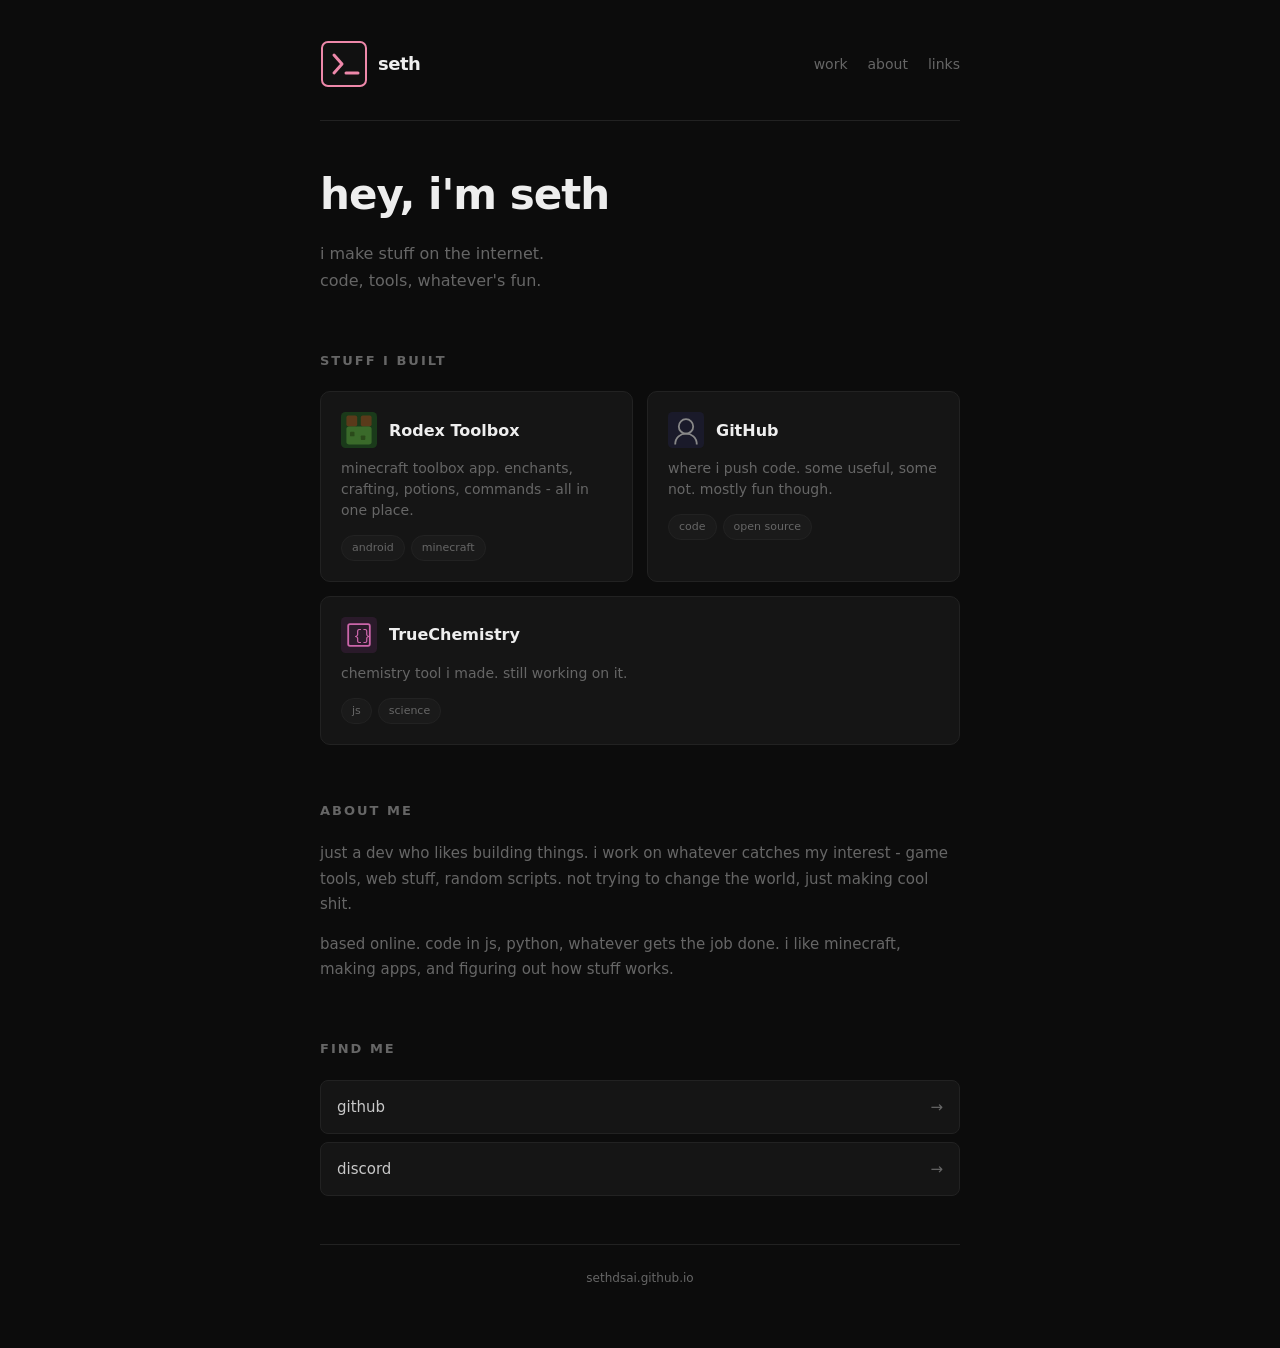
<file: index.html>
<!DOCTYPE html>
<html lang="en">
<head>
<meta charset="UTF-8">
<meta name="viewport" content="width=device-width, initial-scale=1.0">
<title>Seth</title>
<link rel="icon" href="data:image/svg+xml,<svg xmlns='http://www.w3.org/2000/svg' viewBox='0 0 32 32'><rect width='32' height='32' rx='4' fill='%23111'/><text x='5' y='24' font-family='monospace' font-size='22' fill='%23e8a'>&gt;_</text></svg>">
<link rel="stylesheet" href="s.css">
</head>
<body>

<div class="wrap">
<header>
<div class="logo">
<svg viewBox="0 0 48 48" width="48" height="48" fill="none">
<rect x="2" y="2" width="44" height="44" rx="6" fill="#111" stroke="#e8a" stroke-width="2"/>
<path d="M14 15l8 9-8 9" stroke="#e8a" stroke-width="3" stroke-linecap="round" stroke-linejoin="round"/>
<line x1="26" y1="33" x2="38" y2="33" stroke="#e8a" stroke-width="3" stroke-linecap="round"/>
</svg>
<span class="logo-text">seth</span>
</div>
<nav>
<a href="#work">work</a>
<a href="#about">about</a>
<a href="#links">links</a>
</nav>
</header>

<main>
<section class="hero">
<h1>hey, i'm seth</h1>
<p>i make stuff on the internet.<br>code, tools, whatever's fun.</p>
</section>

<section id="work" class="projects">
<h2>stuff i built</h2>
<div class="grid">
<a href="https://sethdsai.github.io/rodex" class="card">
<div class="card-top">
<svg viewBox="0 0 40 40" width="36" height="36"><rect width="40" height="40" rx="5" fill="#1a3a1a"/><rect x="6" y="4" width="12" height="12" rx="2" fill="#5a3a1a"/><rect x="22" y="4" width="12" height="12" rx="2" fill="#5a3a1a"/><rect x="6" y="16" width="28" height="20" rx="3" fill="#3a6a2a"/><rect x="10" y="22" width="5" height="5" rx="1" fill="#2a4a1a"/><rect x="22" y="26" width="5" height="5" rx="1" fill="#2a4a1a"/></svg>
<h3>Rodex Toolbox</h3>
</div>
<p>minecraft toolbox app. enchants, crafting, potions, commands - all in one place.</p>
<span class="tag">android</span><span class="tag">minecraft</span>
</a>
<a href="https://github.com/Sethdsai" class="card">
<div class="card-top">
<svg viewBox="0 0 40 40" width="36" height="36"><rect width="40" height="40" rx="5" fill="#1a1a2a"/><circle cx="20" cy="16" r="8" fill="none" stroke="#888" stroke-width="2"/><path d="M8 36c0-8 6-12 12-12s12 4 12 12" fill="none" stroke="#888" stroke-width="2"/></svg>
<h3>GitHub</h3>
</div>
<p>where i push code. some useful, some not. mostly fun though.</p>
<span class="tag">code</span><span class="tag">open source</span>
</a>
<a href="#" class="card">
<div class="card-top">
<svg viewBox="0 0 40 40" width="36" height="36"><rect width="40" height="40" rx="5" fill="#2a1a2a"/><rect x="8" y="8" width="24" height="24" rx="2" fill="none" stroke="#c6a" stroke-width="2"/><text x="14" y="26" font-family="monospace" font-size="16" fill="#c6a">{}</text></svg>
<h3>TrueChemistry</h3>
</div>
<p>chemistry tool i made. still working on it.</p>
<span class="tag">js</span><span class="tag">science</span>
</a>
</div>
</section>

<section id="about" class="about">
<h2>about me</h2>
<p>just a dev who likes building things. i work on whatever catches my interest - game tools, web stuff, random scripts. not trying to change the world, just making cool shit.</p>
<p>based online. code in js, python, whatever gets the job done. i like minecraft, making apps, and figuring out how stuff works.</p>
</section>

<section id="links" class="links">
<h2>find me</h2>
<div class="link-list">
<a href="https://github.com/Sethdsai" class="link-row">
<span>github</span>
<span class="arrow">&rarr;</span>
</a>
<a href="https://discord.com" class="link-row">
<span>discord</span>
<span class="arrow">&rarr;</span>
</a>
</div>
</section>
</main>

<footer>
<p>sethdsai.github.io</p>
</footer>
</div>

<script src="s.js"></script>
</body>
</html>
</file>
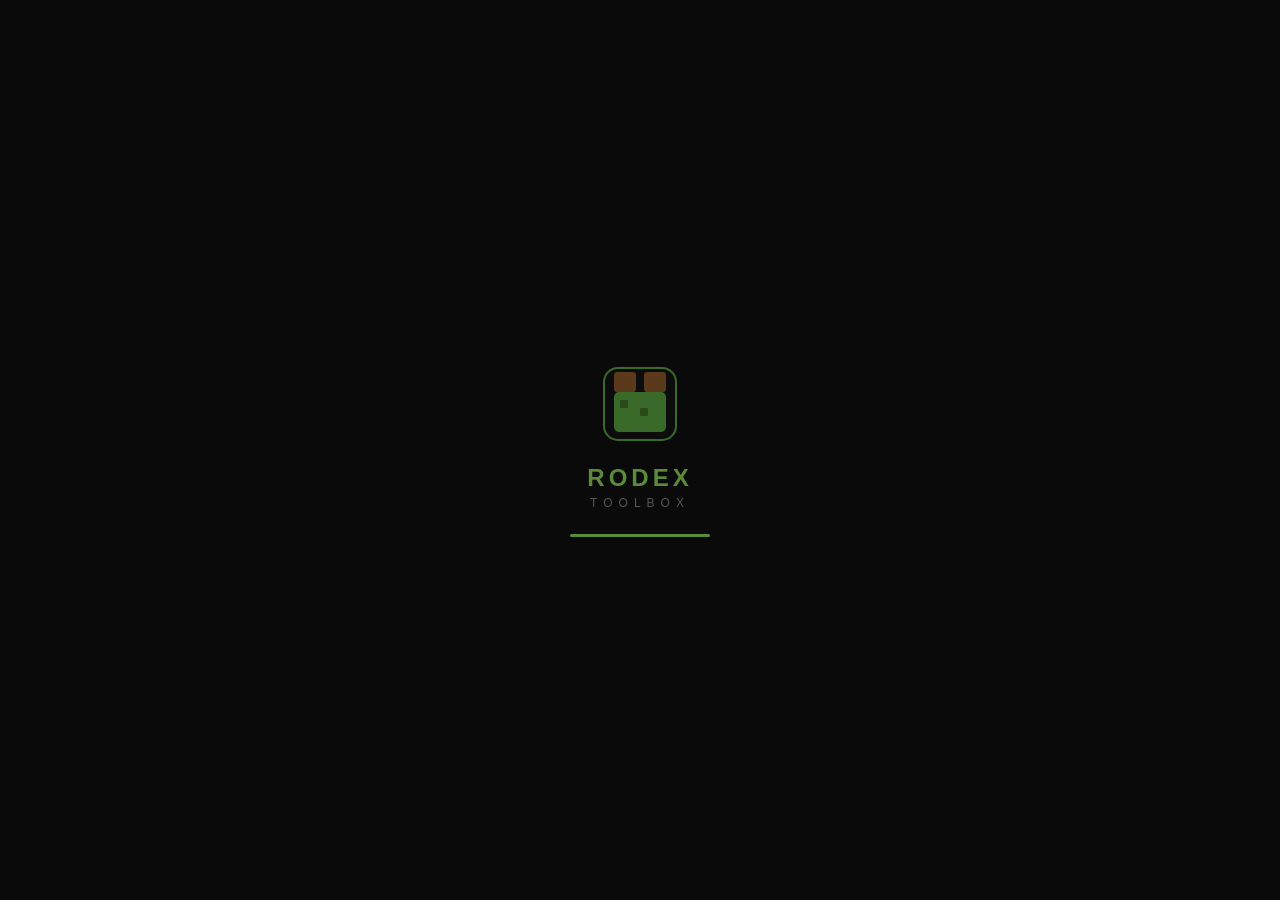
<file: rodex/index.html>
<!DOCTYPE html>
<html lang="en">
<head>
<meta charset="UTF-8">
<meta name="viewport" content="width=device-width, initial-scale=1.0, user-scalable=no">
<title>Rodex Toolbox</title>
<link rel="icon" href="data:image/svg+xml,<svg xmlns='http://www.w3.org/2000/svg' viewBox='0 0 32 32'><rect width='32' height='32' rx='4' fill='%23111'/><rect x='4' y='2' width='10' height='10' rx='2' fill='%235a3a1a'/><rect x='18' y='2' width='10' height='10' rx='2' fill='%235a3a1a'/><rect x='4' y='12' width='24' height='18' rx='3' fill='%233a6a2a'/></svg>">
<link rel="stylesheet" href="r.css">
</head>
<body>
<div id="app">
<div id="splash" class="splash on">
<div class="sp-inner">
<svg viewBox="0 0 80 80" width="80" height="80">
<rect x="4" y="4" width="72" height="72" rx="14" fill="#0c0c0c" stroke="#3a6a2a" stroke-width="2"/>
<rect x="14" y="8" width="22" height="20" rx="3" fill="#5a3a1a"/>
<rect x="44" y="8" width="22" height="20" rx="3" fill="#5a3a1a"/>
<rect x="14" y="28" width="52" height="40" rx="5" fill="#3a6a2a"/>
<rect x="20" y="36" width="8" height="8" rx="1" fill="#2a4a1a"/>
<rect x="40" y="44" width="8" height="8" rx="1" fill="#2a4a1a"/>
</svg>
<h1>RODEX</h1>
<p>TOOLBOX</p>
<div class="bar"><div class="bar-fill"></div></div>
</div>
</div>

<div id="main" class="hidden">
<header>
<div class="h-left">
<svg viewBox="0 0 32 32" width="28" height="28"><rect width="32" height="32" rx="6" fill="#0c0c0c" stroke="#3a6a2a" stroke-width="1.5"/><rect x="6" y="4" width="9" height="8" rx="1.5" fill="#5a3a1a"/><rect x="17" y="4" width="9" height="8" rx="1.5" fill="#5a3a1a"/><rect x="6" y="12" width="20" height="16" rx="2" fill="#3a6a2a"/><rect x="9" y="16" width="3" height="3" rx=".5" fill="#2a4a1a"/><rect x="17" y="19" width="3" height="3" rx=".5" fill="#2a4a1a"/></svg>
<span>rodex</span>
</div>
</header>

<div id="content" class="content">
<div id="p-home" class="page on">
<div class="hi"><h2>hey miner</h2><p>pick a tool</p></div>
<div class="stats">
<div class="st"><span class="sv">726</span><span class="sl">items</span></div>
<div class="st"><span class="sv">39</span><span class="sl">enchants</span></div>
<div class="st"><span class="sv">28</span><span class="sl">potions</span></div>
<div class="st"><span class="sv">1.21</span><span class="sl">version</span></div>
</div>
<div class="tools">
<div class="tc" onclick="go('ench')"><span class="ti">&#9876;</span><span class="tn">Enchants</span></div>
<div class="tc" onclick="go('craft')"><span class="ti">&#9881;</span><span class="tn">Crafting</span></div>
<div class="tc" onclick="go('pot')"><span class="ti">&#9879;</span><span class="tn">Potions</span></div>
<div class="tc" onclick="go('cmd')"><span class="ti">&#9000;</span><span class="tn">Commands</span></div>
<div class="tc" onclick="go('red')"><span class="ti">&#9898;</span><span class="tn">Redstone</span></div>
<div class="tc" onclick="go('skin')"><span class="ti">&#9787;</span><span class="tn">Skins</span></div>
<div class="tc" onclick="go('bio')"><span class="ti">&#9752;</span><span class="tn">Biomes</span></div>
<div class="tc" onclick="go('seed')"><span class="ti">&#9830;</span><span class="tn">Seeds</span></div>
</div>
</div>

<div id="p-ench" class="page">
<div class="ph"><button class="bk" onclick="go('home')">&#8592;</button><h2>Enchantments</h2></div>
<div class="sb"><input type="text" placeholder="search..." oninput="filtEnch(this.value)"></div>
<div id="ench-l" class="il"></div>
</div>

<div id="p-craft" class="page">
<div class="ph"><button class="bk" onclick="go('home')">&#8592;</button><h2>Crafting</h2></div>
<div class="sb"><input type="text" placeholder="search..." oninput="filtCraft(this.value)"></div>
<div id="craft-l" class="il"></div>
</div>

<div id="p-pot" class="page">
<div class="ph"><button class="bk" onclick="go('home')">&#8592;</button><h2>Potions</h2></div>
<div class="sb"><input type="text" placeholder="search..." oninput="filtPot(this.value)"></div>
<div id="pot-l" class="il"></div>
</div>

<div id="p-cmd" class="page">
<div class="ph"><button class="bk" onclick="go('home')">&#8592;</button><h2>Commands</h2></div>
<div class="ccat" id="cmd-cats"></div>
<div id="cmd-form" class="cform"></div>
<div class="cout"><div class="clbl">output</div><div id="cmd-out" class="cres">/give @p diamond_sword</div><button class="cpb" onclick="cpCmd()">copy</button></div>
</div>

<div id="p-red" class="page">
<div class="ph"><button class="bk" onclick="go('home')">&#8592;</button><h2>Redstone</h2></div>
<div id="red-l" class="il"></div>
</div>

<div id="p-skin" class="page">
<div class="ph"><button class="bk" onclick="go('home')">&#8592;</button><h2>Skins</h2></div>
<div class="sk-row"><input type="text" id="sk-in" placeholder="minecraft username"><button class="sk-btn" onclick="loadSk()">view</button></div>
<div id="sk-prev" class="sk-prev"><p class="sk-ph">enter a username above</p></div>
</div>

<div id="p-bio" class="page">
<div class="ph"><button class="bk" onclick="go('home')">&#8592;</button><h2>Biomes</h2></div>
<div class="sb"><input type="text" placeholder="search..." oninput="filtBio(this.value)"></div>
<div id="bio-l" class="il"></div>
</div>

<div id="p-seed" class="page">
<div class="ph"><button class="bk" onclick="go('home')">&#8592;</button><h2>Seeds</h2></div>
<div id="seed-l" class="il"></div>
</div>
</div>

<nav class="bnav">
<button class="nb on" onclick="go('home')" data-p="home"><span class="ni">&#8962;</span><span class="nl">home</span></button>
<button class="nb" onclick="go('ench')" data-p="ench"><span class="ni">&#9876;</span><span class="nl">tools</span></button>
<button class="nb" onclick="go('craft')" data-p="craft"><span class="ni">&#9881;</span><span class="nl">craft</span></button>
<button class="nb" onclick="go('cmd')" data-p="cmd"><span class="ni">&#9000;</span><span class="nl">cmds</span></button>
</nav>
</div>

<div id="toast" class="toast hidden">copied</div>
</div>
<script src="r.js"></script>
</body>
</html>
</file>
<file: s.css>
*{margin:0;padding:0;box-sizing:border-box}
:root{--bg:#0c0c0c;--surface:#151515;--text:#c8c8c8;--dim:#666;--pink:#e8a;--border:#222}
html{scroll-behavior:smooth}
body{background:var(--bg);color:var(--text);font-family:'Segoe UI',system-ui,sans-serif;line-height:1.6;overflow-x:hidden}
a{color:inherit;text-decoration:none}
.wrap{max-width:680px;margin:0 auto;padding:24px 20px 60px}
header{display:flex;justify-content:space-between;align-items:center;padding:16px 0 32px;border-bottom:1px solid var(--border);margin-bottom:40px}
.logo{display:flex;align-items:center;gap:10px}
.logo-text{font-size:18px;font-weight:700;letter-spacing:-0.5px;color:#eee}
nav{display:flex;gap:20px}
nav a{font-size:14px;color:var(--dim);transition:color .15s}
nav a:hover{color:#eee}
.hero{margin-bottom:56px}
.hero h1{font-size:clamp(28px,6vw,42px);font-weight:800;letter-spacing:-1px;color:#eee;margin-bottom:12px}
.hero p{font-size:16px;color:var(--dim);line-height:1.7}
.projects{margin-bottom:56px}
.projects h2,.about h2,.links h2{font-size:13px;font-weight:600;text-transform:uppercase;letter-spacing:2px;color:var(--dim);margin-bottom:20px}
.grid{display:flex;flex-direction:column;gap:12px}
.card{display:block;background:var(--surface);border:1px solid var(--border);border-radius:10px;padding:20px;transition:border-color .2s,transform .15s}
.card:hover{border-color:#444;transform:translateY(-2px)}
.card:active{transform:translateY(0)}
.card-top{display:flex;align-items:center;gap:12px;margin-bottom:10px}
.card h3{font-size:16px;font-weight:700;color:#eee}
.card p{font-size:14px;color:var(--dim);line-height:1.5;margin-bottom:12px}
.tag{display:inline-block;font-size:11px;padding:3px 10px;border-radius:20px;background:#1a1a1a;color:var(--dim);margin-right:6px;border:1px solid var(--border)}
.about{margin-bottom:56px}
.about p{font-size:15px;color:var(--dim);line-height:1.7;margin-bottom:14px}
.links{margin-bottom:48px}
.link-list{display:flex;flex-direction:column;gap:8px}
.link-row{display:flex;justify-content:space-between;align-items:center;padding:14px 16px;background:var(--surface);border:1px solid var(--border);border-radius:8px;font-size:15px;transition:border-color .2s}
.link-row:hover{border-color:#444}
.arrow{color:var(--dim);transition:transform .2s}
.link-row:hover .arrow{transform:translateX(4px)}
footer{text-align:center;padding-top:24px;border-top:1px solid var(--border)}
footer p{font-size:12px;color:var(--dim)}
@media(min-width:600px){.grid{display:grid;grid-template-columns:1fr 1fr;gap:14px}.grid .card:last-child{grid-column:span 2}}
</file>
<file: rodex/r.css>
*{margin:0;padding:0;box-sizing:border-box}
:root{--bg:#0a0a0a;--sf:#141414;--tx:#bbb;--dm:#555;--ac:#3a6a2a;--ac2:#5a3a1a;--bd:#1e1e1e}
html,body{height:100%;font-family:-apple-system,BlinkMacSystemFont,'Segoe UI',sans-serif;background:var(--bg);color:var(--tx);overflow:hidden;-webkit-tap-highlight-color:transparent;user-select:none}
.hidden{display:none}
.splash{position:fixed;inset:0;z-index:99;background:var(--bg);display:flex;align-items:center;justify-content:center;opacity:0;transition:opacity .3s}
.splash.on{opacity:1}
.splash.out{opacity:0;pointer-events:none}
.sp-inner{text-align:center}
.sp-inner h1{font-size:24px;font-weight:800;letter-spacing:4px;color:#5a8a3a;margin-top:16px}
.sp-inner p{font-size:12px;letter-spacing:6px;color:var(--dm);margin-top:4px}
.bar{margin-top:24px;width:140px;height:3px;background:var(--sf);border-radius:3px;overflow:hidden;margin-left:auto;margin-right:auto}
.bar-fill{width:0%;height:100%;background:#5a8a3a;animation:ld 1.6s ease forwards}
@keyframes ld{0%{width:0}50%{width:70%}100%{width:100%}}
header{position:fixed;top:0;left:0;right:0;height:52px;background:rgba(10,10,10,.94);border-bottom:1px solid var(--bd);display:flex;align-items:center;padding:0 16px;z-index:50;backdrop-filter:blur(12px)}
.h-left{display:flex;align-items:center;gap:8px;font-weight:700;font-size:16px;color:#8a8}
.content{position:fixed;top:52px;left:0;right:0;bottom:56px;overflow-y:auto;padding:16px;-webkit-overflow-scrolling:touch}
.page{display:none;animation:fi .2s ease}
.page.on{display:block}
@keyframes fi{from{opacity:0;transform:translateY(6px)}to{opacity:1;transform:none}}
.hi{margin-bottom:24px}
.hi h2{font-size:22px;font-weight:800;color:#ddd}
.hi p{color:var(--dm);font-size:13px;margin-top:4px}
.stats{display:grid;grid-template-columns:repeat(4,1fr);gap:8px;margin-bottom:24px}
.st{background:var(--sf);border:1px solid var(--bd);border-radius:8px;padding:12px 6px;text-align:center}
.sv{display:block;font-size:18px;font-weight:800;color:#7ab85a}
.sl{display:block;font-size:10px;color:var(--dm);margin-top:2px}
.tools{display:grid;grid-template-columns:repeat(4,1fr);gap:10px}
.tc{background:var(--sf);border:1px solid var(--bd);border-radius:10px;padding:14px 6px;text-align:center;cursor:pointer;transition:transform .15s}
.tc:active{transform:scale(.94)}
.ti{font-size:22px;display:block;margin-bottom:6px}
.tn{font-size:10px;font-weight:600;color:var(--dm)}
.ph{display:flex;align-items:center;gap:10px;margin-bottom:14px}
.ph h2{font-size:18px;font-weight:800;color:#ddd}
.bk{width:36px;height:36px;border-radius:8px;border:1px solid var(--bd);background:var(--sf);color:var(--tx);font-size:18px;cursor:pointer;display:flex;align-items:center;justify-content:center}
.bk:active{background:#1a2a1a}
.sb{margin-bottom:12px}
.sb input,.sk-row input{width:100%;padding:10px 14px;background:var(--sf);border:1px solid var(--bd);border-radius:8px;color:var(--tx);font-size:14px;outline:none}
.sb input:focus,.sk-row input:focus{border-color:#3a6a2a}
.sb input::placeholder,.sk-row input::placeholder{color:#444}
.il{display:flex;flex-direction:column;gap:8px}
.ic{background:var(--sf);border:1px solid var(--bd);border-radius:10px;padding:12px 14px;cursor:pointer;transition:border-color .15s}
.ic:active{transform:scale(.99)}
.ic.xp{border-color:#3a6a2a}
.ic-h{display:flex;align-items:center;justify-content:space-between}
.ic-l{display:flex;align-items:center;gap:10px}
.ic-i{font-size:20px}
.ic-n{font-weight:600;font-size:14px}
.ic-b{font-size:10px;padding:2px 8px;border-radius:12px;font-weight:600}
.b-g{background:rgba(90,138,42,.12);color:#7ab85a}
.b-r{background:rgba(170,80,80,.12);color:#c88}
.b-p{background:rgba(120,80,160,.12);color:#a8c}
.b-y{background:rgba(160,140,60,.12);color:#bb8}
.b-b{background:rgba(60,100,160,.12);color:#8ac}
.ic-d{max-height:0;overflow:hidden;transition:max-height .25s ease;margin-top:0}
.ic.xp .ic-d{max-height:400px;margin-top:10px}
.ic-p{color:var(--dm);font-size:12px;line-height:1.6}
.mt{display:flex;gap:4px;flex-wrap:wrap;margin-top:8px}
.mtg{font-size:10px;padding:3px 8px;border-radius:6px;background:rgba(255,255,255,.04);color:var(--dm)}
.ccat{display:flex;gap:6px;flex-wrap:wrap;margin-bottom:12px}
.ccb{padding:7px 14px;border-radius:16px;background:var(--sf);border:1px solid var(--bd);color:var(--dm);font-size:12px;font-weight:600;cursor:pointer;transition:all .15s}
.ccb.on{background:rgba(90,138,42,.12);color:#7ab85a;border-color:#3a6a2a}
.ccb:active{transform:scale(.95)}
.cform{background:var(--sf);border:1px solid var(--bd);border-radius:10px;padding:14px;display:flex;flex-direction:column;gap:10px;margin-bottom:12px}
.cform label{font-size:12px;font-weight:600;color:var(--dm)}
.cform input,.cform select{width:100%;padding:9px 12px;background:var(--bg);border:1px solid var(--bd);border-radius:8px;color:var(--tx);font-size:13px;outline:none}
.cform select{appearance:none}
.cout{background:var(--sf);border:1px solid var(--bd);border-radius:10px;padding:14px}
.clbl{font-size:11px;color:var(--dm);font-weight:600;margin-bottom:6px}
.cres{background:var(--bg);padding:12px;border-radius:8px;font-family:'Courier New',monospace;font-size:12px;color:#7ab85a;word-break:break-all;min-height:36px;line-height:1.5}
.cpb{margin-top:10px;width:100%;padding:10px;background:#3a6a2a;border:none;border-radius:8px;color:#ddd;font-size:13px;font-weight:700;cursor:pointer}
.cpb:active{opacity:.85}
.sk-row{display:flex;gap:8px;margin-bottom:16px}
.sk-row input{flex:1}
.sk-btn{padding:0 18px;background:#3a6a2a;border:none;border-radius:8px;color:#ddd;font-weight:700;font-size:12px;cursor:pointer}
.sk-btn:active{opacity:.85}
.sk-prev{display:flex;justify-content:center;align-items:center;min-height:200px}
.sk-ph{color:#444;font-size:13px}
.sk-img{image-rendering:pixelated;width:100px;height:200px;border-radius:6px;border:1px solid var(--bd)}
.sc{background:var(--sf);border:1px solid var(--bd);border-radius:10px;padding:14px;margin-bottom:8px}
.sc-h{display:flex;justify-content:space-between;align-items:center;margin-bottom:6px}
.sc-c{font-family:'Courier New',monospace;font-size:15px;font-weight:800;color:#7ab85a;cursor:pointer}
.sc-v{font-size:10px;color:var(--dm);background:rgba(255,255,255,.04);padding:2px 8px;border-radius:6px}
.sc-p{color:var(--dm);font-size:12px;line-height:1.5}
.sc-t{display:flex;gap:4px;flex-wrap:wrap;margin-top:6px}
.bnav{position:fixed;bottom:0;left:0;right:0;height:56px;background:rgba(10,10,10,.95);border-top:1px solid var(--bd);display:flex;align-items:center;justify-content:space-around;z-index:50;backdrop-filter:blur(12px)}
.nb{background:none;border:none;color:var(--dm);display:flex;flex-direction:column;align-items:center;gap:3px;padding:6px 12px;cursor:pointer}
.nb.on{color:#7ab85a}
.ni{font-size:20px}
.nl{font-size:9px;font-weight:600}
.toast{position:fixed;bottom:80px;left:50%;transform:translateX(-50%);background:#3a6a2a;color:#ddd;padding:8px 20px;border-radius:20px;font-weight:600;font-size:13px;z-index:90}
.content::-webkit-scrollbar{width:3px}
.content::-webkit-scrollbar-thumb{background:var(--bd);border-radius:3px}
</file>
